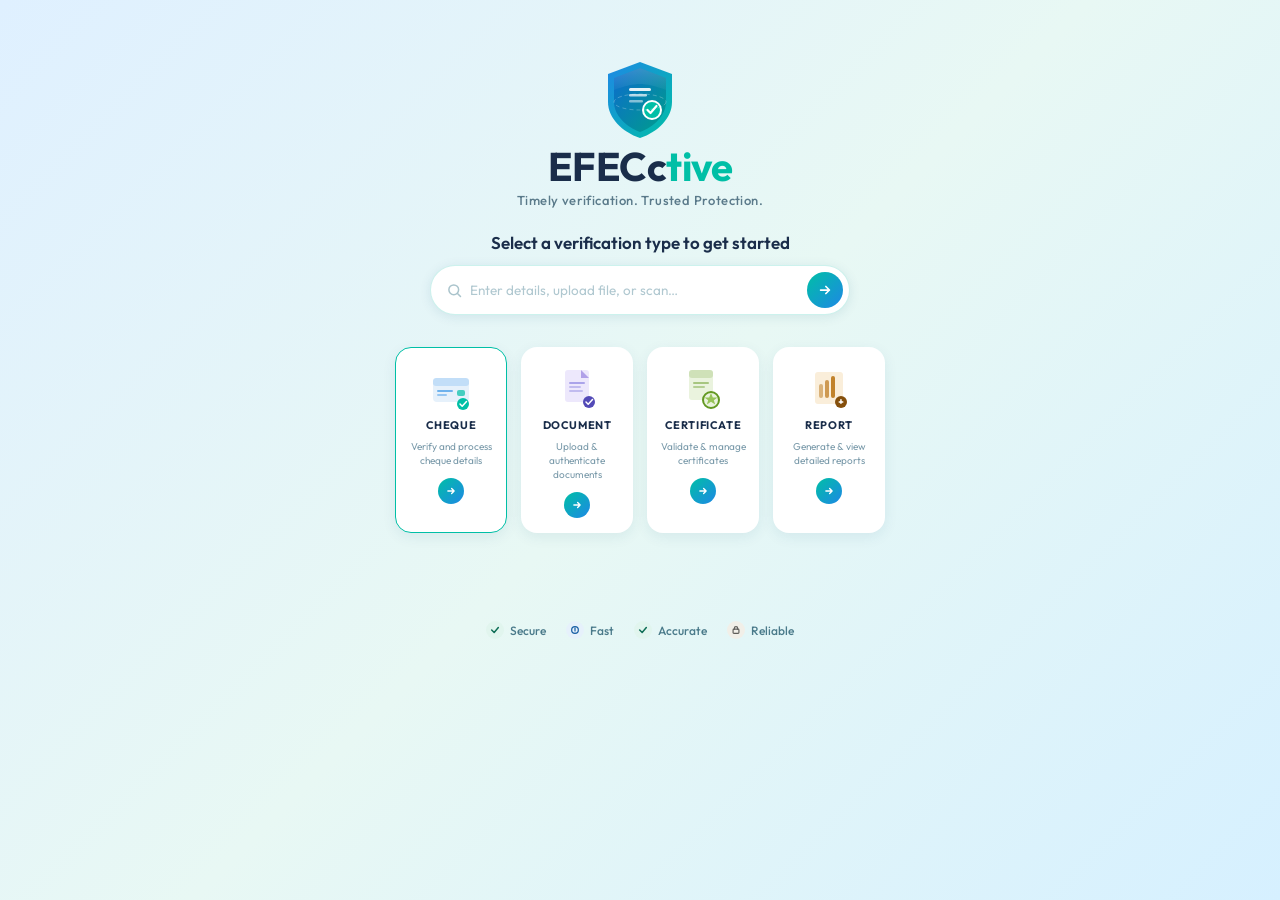
<file: templates/index.html>
<!DOCTYPE html>
<html>
<head>
  <meta name="viewport" content="width=device-width, initial-scale=1">
  <title>EFECCtive Verification</title>
  <style>
    @import url('https://fonts.googleapis.com/css2?family=Outfit:wght@400;500;600;700&display=swap');

    * { box-sizing: border-box; margin: 0; padding: 0; }

    body {
      font-family: 'Outfit', Arial, sans-serif;
      background: linear-gradient(135deg, #dff0ff 0%, #e8f8f4 50%, #d6f0ff 100%);
      min-height: 100vh;
    }

    .container {
      text-align: center;
      padding: 60px 20px 40px;
    }

    /* ── HERO ── */
    .hero {
      display: flex;
      flex-direction: column;
      align-items: center;
      gap: 6px;
      margin-bottom: 28px;
    }

    .shield-wrap {
      width: 72px;
      height: 72px;
      margin-bottom: 8px;
    }

    .hero h1 {
      font-size: 40px;
      font-weight: 700;
      letter-spacing: -0.5px;
      color: #1a2d4a;
      margin: 0;
      line-height: 1;
    }

    .hero h1 span { color: #00bfa6; }

    .hero > p {
      color: #5a7a8a;
      font-size: 13px;
      letter-spacing: 0.4px;
      font-weight: 500;
    }

    /* ── SEARCH BOX ── */
    .search-box {
      margin-top: 18px;
      width: 100%;
      max-width: 420px;
    }

    .search-label {
      font-size: 17px;
      font-weight: 600;
      color: #1a2d4a;
      margin-bottom: 12px;
      display: block;
    }

    .search-row {
      display: flex;
      align-items: center;
      background: white;
      border-radius: 50px;
      padding: 6px 6px 6px 16px;
      box-shadow: 0 2px 12px rgba(0,80,120,0.10);
      border: 1.5px solid rgba(0,191,166,0.2);
    }

    .search-box input {
      border: none;
      outline: none;
      flex: 1;
      font-size: 13.5px;
      color: #4a6070;
      background: transparent;
      font-family: 'Outfit', Arial, sans-serif;
      padding: 6px 0;
    }

    .search-box input::placeholder { color: #b0c8d0; }

    .search-box button {
      background: linear-gradient(135deg, #00bfa6, #1e88e5);
      border: none;
      border-radius: 50px;
      width: 36px;
      height: 36px;
      display: flex;
      align-items: center;
      justify-content: center;
      cursor: pointer;
      color: white;
      flex-shrink: 0;
      transition: opacity 0.2s;
    }

    .search-box button:hover { opacity: 0.88; }

    /* ── CARDS ── */
    .cards {
      display: flex;
      justify-content: center;
      gap: 14px;
      margin-top: 32px;
      flex-wrap: wrap;
    }

    .card {
      background: white;
      border-radius: 16px;
      width: 112px;
      padding: 18px 10px 14px;
      box-shadow: 0 4px 14px rgba(0,80,120,0.08);
      border: 1.5px solid transparent;
      cursor: pointer;
      transition: all 0.22s ease;
      display: flex;
      flex-direction: column;
      align-items: center;
      gap: 8px;
    }

    .card:hover {
      transform: translateY(-3px);
      box-shadow: 0 8px 20px rgba(0,80,120,0.13);
    }

    .card.active { border-color: #00bfa6; }

    .card-icon { width: 44px; height: 44px; }

    .card h3 {
      font-size: 11px;
      font-weight: 700;
      letter-spacing: 0.6px;
      color: #1a2d4a;
      text-transform: uppercase;
      margin: 0;
    }

    .card p {
      font-size: 10px;
      color: #7a9aaa;
      line-height: 1.4;
      text-align: center;
      margin: 0;
    }

    .card-arrow {
      width: 26px;
      height: 26px;
      border-radius: 50%;
      background: linear-gradient(135deg, #00bfa6, #1e88e5);
      display: flex;
      align-items: center;
      justify-content: center;
      margin-top: 2px;
    }

    /* ── RESULT ── */
    #result {
      margin-top: 28px;
      font-size: 17px;
      font-weight: 600;
      min-height: 28px;
    }

    .valid   { color: #0f6e56; }
    .invalid { color: #a32d2d; }
    .used    { color: #854f0b; }

    /* ── FOOTER BADGES ── */
    .footer-badges {
      display: flex;
      justify-content: center;
      gap: 20px;
      margin-top: 32px;
      flex-wrap: wrap;
    }

    .badge {
      display: flex;
      align-items: center;
      gap: 6px;
      font-size: 12px;
      color: #4a7a8a;
      font-weight: 500;
    }

    .badge-dot {
      width: 18px;
      height: 18px;
      border-radius: 50%;
      display: flex;
      align-items: center;
      justify-content: center;
    }

    .bd-green { background: #e1f5ee; }
    .bd-blue  { background: #e6f1fb; }
    .bd-teal  { background: #e1f5ee; }
    .bd-gray  { background: #f1efe8; }

    @media (max-width: 480px) {
      .hero h1 { font-size: 32px; }
      .cards   { gap: 10px; }
      .card    { width: 90px; padding: 14px 8px 10px; }
      .card h3 { font-size: 10px; }
    }
  </style>
</head>
<body>
<div class="container">

  <div class="hero">

    <div class="shield-wrap">
      <svg viewBox="0 0 72 80" xmlns="http://www.w3.org/2000/svg">
        <defs>
          <linearGradient id="shG1" x1="0" y1="0" x2="1" y2="1">
            <stop offset="0%" stop-color="#1e88e5"/>
            <stop offset="100%" stop-color="#00bfa6"/>
          </linearGradient>
          <linearGradient id="shG2" x1="0" y1="0" x2="1" y2="1">
            <stop offset="0%" stop-color="#0d6bcf"/>
            <stop offset="100%" stop-color="#009e8a"/>
          </linearGradient>
          <linearGradient id="innerG" x1="0" y1="0" x2="0" y2="1">
            <stop offset="0%" stop-color="rgba(255,255,255,0.18)"/>
            <stop offset="100%" stop-color="rgba(255,255,255,0.04)"/>
          </linearGradient>
        </defs>
        <path d="M36 2 L68 14 L68 42 C68 58 54 72 36 78 C18 72 4 58 4 42 L4 14 Z" fill="url(#shG1)"/>
        <path d="M36 8 L62 18 L62 42 C62 55 50 67 36 72 C22 67 10 55 10 42 L10 18 Z" fill="url(#shG2)"/>
        <path d="M36 8 L62 18 L62 30 C52 26 42 24 36 24 C30 24 20 26 10 30 L10 18 Z" fill="url(#innerG)"/>
        <rect x="25" y="28" width="22" height="3" rx="1.5" fill="white" opacity="0.9"/>
        <rect x="25" y="34" width="18" height="2.5" rx="1.25" fill="white" opacity="0.7"/>
        <rect x="25" y="40" width="14" height="2.5" rx="1.25" fill="white" opacity="0.5"/>
        <circle cx="48" cy="50" r="9" fill="#00bfa6" stroke="white" stroke-width="2"/>
        <polyline points="43.5,50 46.5,53 52.5,46" fill="none" stroke="white" stroke-width="2.2" stroke-linecap="round" stroke-linejoin="round"/>
        <ellipse cx="36" cy="42" rx="26" ry="8" fill="none" stroke="rgba(255,255,255,0.25)" stroke-width="1" stroke-dasharray="4 3"/>
      </svg>
    </div>

    <h1>EFECc<span>tive</span></h1>
    <p>Timely verification. Trusted Protection.</p>

    <div class="search-box">
      <span class="search-label">Select a verification type to get started</span>
      <div class="search-row">
        <svg width="15" height="15" viewBox="0 0 20 20" fill="none" style="margin-right:8px;flex-shrink:0">
          <circle cx="9" cy="9" r="6.5" stroke="#aac4cc" stroke-width="2"/>
          <line x1="14" y1="14" x2="18" y2="18" stroke="#aac4cc" stroke-width="2" stroke-linecap="round"/>
        </svg>
        <input id="code" type="text" placeholder="Enter details, upload file, or scan…"/>
        <button onclick="doSearch()">
          <svg width="14" height="14" viewBox="0 0 16 16" fill="none">
            <path d="M3 8h10M9 4l4 4-4 4" stroke="white" stroke-width="2" stroke-linecap="round" stroke-linejoin="round"/>
          </svg>
        </button>
      </div>
    </div>
  </div>

  <div class="cards">

    <div class="card active" onclick="selectCard(this,'CHEQUE')">
      <svg class="card-icon" viewBox="0 0 44 44" xmlns="http://www.w3.org/2000/svg">
        <rect x="4" y="12" width="36" height="24" rx="4" fill="#e6f1fb"/>
        <rect x="4" y="12" width="36" height="8" rx="3" fill="#1e88e5" opacity="0.18"/>
        <rect x="8" y="24" width="16" height="2" rx="1" fill="#1e88e5" opacity="0.6"/>
        <rect x="8" y="28" width="10" height="2" rx="1" fill="#1e88e5" opacity="0.4"/>
        <rect x="28" y="24" width="8" height="6" rx="2" fill="#00bfa6" opacity="0.7"/>
        <circle cx="34" cy="38" r="6" fill="#00bfa6"/>
        <polyline points="31,38 33.2,40.2 37.5,35.5" fill="none" stroke="white" stroke-width="1.5" stroke-linecap="round" stroke-linejoin="round"/>
      </svg>
      <h3>Cheque</h3>
      <p>Verify and process cheque details</p>
      <div class="card-arrow">
        <svg width="10" height="10" viewBox="0 0 16 16" fill="none"><path d="M3 8h10M9 4l4 4-4 4" stroke="white" stroke-width="2.2" stroke-linecap="round" stroke-linejoin="round"/></svg>
      </div>
    </div>

    <div class="card" onclick="selectCard(this,'DOCUMENT')">
      <svg class="card-icon" viewBox="0 0 44 44" xmlns="http://www.w3.org/2000/svg">
        <rect x="10" y="4" width="24" height="32" rx="3" fill="#ede8fc"/>
        <path d="M26 4 L34 12 L26 12 Z" fill="#b0a0e8"/>
        <rect x="14" y="16" width="16" height="2" rx="1" fill="#7f77dd" opacity="0.6"/>
        <rect x="14" y="20" width="12" height="2" rx="1" fill="#7f77dd" opacity="0.4"/>
        <rect x="14" y="24" width="14" height="2" rx="1" fill="#7f77dd" opacity="0.4"/>
        <circle cx="34" cy="36" r="6" fill="#534ab7"/>
        <polyline points="31,36 33.2,38.2 37.5,33.5" fill="none" stroke="white" stroke-width="1.5" stroke-linecap="round" stroke-linejoin="round"/>
      </svg>
      <h3>Document</h3>
      <p>Upload &amp; authenticate documents</p>
      <div class="card-arrow">
        <svg width="10" height="10" viewBox="0 0 16 16" fill="none"><path d="M3 8h10M9 4l4 4-4 4" stroke="white" stroke-width="2.2" stroke-linecap="round" stroke-linejoin="round"/></svg>
      </div>
    </div>

    <div class="card" onclick="selectCard(this,'CERTIFICATE')">
      <svg class="card-icon" viewBox="0 0 44 44" xmlns="http://www.w3.org/2000/svg">
        <rect x="8" y="4" width="24" height="30" rx="3" fill="#eaf3de"/>
        <rect x="8" y="4" width="24" height="8" rx="3" fill="#639922" opacity="0.2"/>
        <rect x="12" y="16" width="16" height="2" rx="1" fill="#639922" opacity="0.5"/>
        <rect x="12" y="20" width="12" height="2" rx="1" fill="#639922" opacity="0.4"/>
        <circle cx="30" cy="34" r="8" fill="#eaf3de" stroke="#639922" stroke-width="2"/>
        <polygon points="30,27 31.8,31.4 36.5,31.4 32.8,34.2 34.2,38.5 30,35.8 25.8,38.5 27.2,34.2 23.5,31.4 28.2,31.4" fill="#97c459"/>
      </svg>
      <h3>Certificate</h3>
      <p>Validate &amp; manage certificates</p>
      <div class="card-arrow">
        <svg width="10" height="10" viewBox="0 0 16 16" fill="none"><path d="M3 8h10M9 4l4 4-4 4" stroke="white" stroke-width="2.2" stroke-linecap="round" stroke-linejoin="round"/></svg>
      </div>
    </div>

    <div class="card" onclick="selectCard(this,'REPORT')">
      <svg class="card-icon" viewBox="0 0 44 44" xmlns="http://www.w3.org/2000/svg">
        <rect x="8" y="6" width="28" height="32" rx="3" fill="#faeeda"/>
        <rect x="12" y="18" width="4" height="14" rx="2" fill="#ba7517" opacity="0.5"/>
        <rect x="18" y="14" width="4" height="18" rx="2" fill="#ba7517" opacity="0.7"/>
        <rect x="24" y="10" width="4" height="22" rx="2" fill="#ba7517" opacity="0.9"/>
        <circle cx="34" cy="36" r="6" fill="#854f0b"/>
        <rect x="31.5" y="35.2" width="5" height="1.5" rx="0.75" fill="white"/>
        <rect x="33.2" y="33" width="1.5" height="5" rx="0.75" fill="white"/>
      </svg>
      <h3>Report</h3>
      <p>Generate &amp; view detailed reports</p>
      <div class="card-arrow">
        <svg width="10" height="10" viewBox="0 0 16 16" fill="none"><path d="M3 8h10M9 4l4 4-4 4" stroke="white" stroke-width="2.2" stroke-linecap="round" stroke-linejoin="round"/></svg>
      </div>
    </div>

  </div>

  <div id="result"></div>

  <div class="footer-badges">
    <span class="badge">
      <span class="badge-dot bd-green">
        <svg width="10" height="10" viewBox="0 0 12 12"><polyline points="2,6 5,9 10,3" fill="none" stroke="#0f6e56" stroke-width="1.8" stroke-linecap="round" stroke-linejoin="round"/></svg>
      </span>Secure
    </span>
    <span class="badge">
      <span class="badge-dot bd-blue">
        <svg width="10" height="10" viewBox="0 0 12 12"><circle cx="6" cy="6" r="4" fill="none" stroke="#185fa5" stroke-width="1.5"/><line x1="6" y1="3.5" x2="6" y2="6.5" stroke="#185fa5" stroke-width="1.5" stroke-linecap="round"/><circle cx="6" cy="8" r="0.6" fill="#185fa5"/></svg>
      </span>Fast
    </span>
    <span class="badge">
      <span class="badge-dot bd-teal">
        <svg width="10" height="10" viewBox="0 0 12 12"><polyline points="2,6 5,9 10,3" fill="none" stroke="#0f6e56" stroke-width="1.8" stroke-linecap="round" stroke-linejoin="round"/></svg>
      </span>Accurate
    </span>
    <span class="badge">
      <span class="badge-dot bd-gray">
        <svg width="10" height="10" viewBox="0 0 12 12"><rect x="2.5" y="5" width="7" height="5" rx="1" fill="none" stroke="#5f5e5a" stroke-width="1.4"/><path d="M4 5V4a2 2 0 0 1 4 0v1" fill="none" stroke="#5f5e5a" stroke-width="1.4" stroke-linecap="round"/></svg>
      </span>Reliable
    </span>
  </div>

</div>

<script>
  let selectedType = 'CHEQUE';
  function selectCard(el, type) {
    document.querySelectorAll('.card').forEach(c => c.classList.remove('active'));
    el.classList.add('active');
    selectedType = type;
    document.getElementById('result').textContent = '';
  }
  function doSearch() {
    const val = document.getElementById('code').value.trim();
    if (!val) return;
    const r = document.getElementById('result');
    r.className = '';
    r.textContent = 'Verifying…';
    setTimeout(() => {
      const states = ['valid','invalid','used'];
      const msgs = {
        valid: `✓ ${selectedType} Match Confirmed.`,
        invalid: `✗ ${selectedType} Match Invalid.`,
        used: `⚠ ${selectedType} Match Confirmed.`
      };
      const s = states[Math.floor(Math.random()*3)];
      r.className = s;
      r.textContent = msgs[s];
    }, 900);
  }
  document.getElementById('code').addEventListener('keydown', e => {
    if (e.key === 'Enter') doSearch();
  });
</script>
</body>
</html>
</file>
